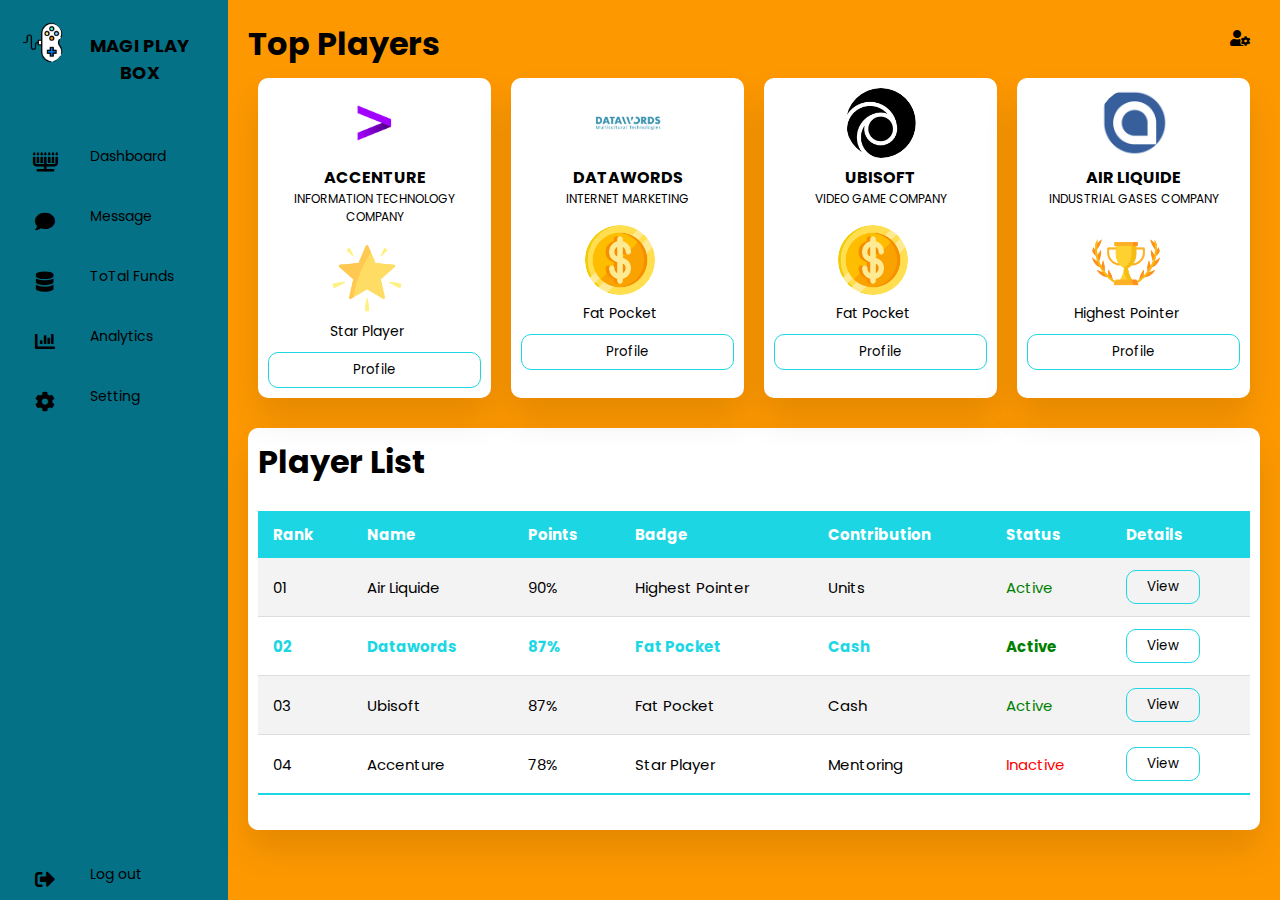
<file: leaderboards/index.html>
<!DOCTYPE html>
<html lang="en">
<head>
  <meta charset="UTF-8" />
  <title>Magi | Leaderboards</title>
  <link rel="stylesheet" href="style.css" />
  <link rel="icon" href="gamepad.png">
  <!-- Font Awesome Cdn Link -->
  <link rel="stylesheet" href="https://cdnjs.cloudflare.com/ajax/libs/font-awesome/5.15.4/css/all.min.css"/>
</head>
<body>
  <div class="container">
    <nav>
      <ul>
        <li><a href="../home.html" class="logo">
          <img src="gamepad.png">
          <span class="nav-item">Magi Play <br> Box</span>
        </a></li>
        <li><a href="#">
          <i class="fas fa-menorah"></i>
          <span class="nav-item">Dashboard</span>
        </a></li>
        <li><a href="#">
          <i class="fas fa-comment"></i>
          <span class="nav-item">Message</span>
        </a></li>
        <li><a href="#">
          <i class="fas fa-database"></i>
          <span class="nav-item">ToTal Funds</span>
        </a></li>
        <li><a href="#">
          <i class="fas fa-chart-bar"></i>
          <span class="nav-item">Analytics</span>
        </a></li>
        <li><a href="#">
          <i class="fas fa-cog"></i>
          <span class="nav-item">Setting</span>
        </a></li>

        <li><a href="../signup.html" class="logout">
          <i class="fas fa-sign-out-alt"></i>
          <span class="nav-item">Log out</span>
        </a></li>
      </ul>
    </nav>


    <section class="main">
      <div class="main-top">
        <h1>Top Players</h1>
        <i class="fas fa-user-cog"></i>
      </div>
      <div class="users">
        <div class="card">
          <img src="Accenture-Logo-768x768.jpg">
          <h4>Accenture</h4>
          <p>Information technology company</p>
          <div class="per">
            <table>
              <tr>
                <td><img src="star.png" alt=""></td>
              </tr>
              <tr>
                <td>Star Player</td>
              </tr>
            </table>
          </div>
          <button>Profile</button>
        </div>
        <div class="card">
          <img src="datawords2.png">
          <h4>Datawords</h4>
          <p>Internet marketing </p>
          <div class="per">
            <table>
              <tr>
                <td><img src="dollar.png" alt=""></td>
              </tr>
              <tr>
                <td>Fat Pocket</td>
              </tr>
            </table>
          </div>
          <button>Profile</button>
        </div>
        <div class="card">
          <img src="00.png">
          <h4>Ubisoft</h4>
          <p>Video game company</p>
          <div class="per">
            <table>
              <tr>
                <td><img src="dollar.png" alt=""></td>
              </tr>
              <tr>
                <td>Fat Pocket</td>
              </tr>
            </table>
          </div>
          <button>Profile</button>
        </div>
        <div class="card">
          <img src="AL.png">
          <h4>Air Liquide</h4>
          <p>Industrial gases company</p>
          <div class="per">
            <table>
              <tr>
                <td><img src="winner.png" alt=""></td>
              </tr>
              <tr>
                <td>Highest Pointer</td>
              </tr>
            </table>
          </div>
          <button>Profile</button>
        </div>
      </div>

      <section class="attendance">
        <div class="attendance-list">
          <h1>Player List</h1>
          <table class="table">
            <thead>
              <tr>
                <th>Rank</th>
                <th>Name</th>
                <th>Points</th>
                <th>Badge</th>
                <th>Contribution</th>
                <th>Status</th>
                <th>Details</th>
              </tr>
            </thead>
            <tbody>
              <tr>
                <td>01</td>
                <td>Air Liquide</td>
                <td>90%</td>
                <td>Highest Pointer</td>
                <td>Units</td>
                <td><span class="active">Active</span></td>
                <td><button>View</button></td>
              </tr>
              <tr class="active">
                <td>02</td>
                <td>Datawords</td>
                <td>87%</td>
                <td>Fat Pocket</td>
                <td>Cash</td>
                <td><span class="active">Active</span></td>
                <td><button>View</button></td>
              </tr>
              <tr>
                <td>03</td>
                <td>Ubisoft</td>
                <td>87%</td>
                <td>Fat Pocket</td>
                <td>Cash</td>
                <td><span class="active">Active</span></td>
                <td><button>View</button></td>
              </tr>
              <tr>
                <td>04</td>
                <td>Accenture</td>
                <td>78%</td>
                <td>Star Player</td>
                <td>Mentoring</td>
                <td><span class="inactive">Inactive</span></td>
                <td><button>View</button></td>
              </tr>
              
              
              <!-- <tr >
                <td>05</td>
                <td>Salina</td>
                <td>Coding</td>
                <td>03-24-22</td>
                <td>9:00AM</td>
                <td>4:00PM</td>
                <td><button>View</button></td>
              </tr>
              <tr >
                <td>06</td>
                <td>Tara Smith</td>
                <td>Testing</td>
                <td>03-24-22</td>
                <td>9:00AM</td>
                <td>4:00PM</td>
                <td><button>View</button></td>
              </tr> -->
            </tbody>
          </table>
        </div>
      </section>
    </section>
  </div>

</body>
</html>
</file>
<file: leaderboards/style.css>
/*  import google fonts */
@import url("https://fonts.googleapis.com/css2?family=Poppins:wght@400;500;600;700&display=swap");
*{
  margin: 0;
  padding: 0;
  outline: none;
  border: none;
  text-decoration: none;
  box-sizing: border-box;
  font-family: "Poppins", sans-serif;
}

span.active{
  color: green;
}

span.inactive{
  color: red;
}
body{
  background:#FD9800;
}
nav{
  position: sticky;
  top: 0;
  bottom: 0;
  height: 100vh;
  left: 0;
  width: 90px;
  /* width: 280px; */
  background: #057187;
  overflow: hidden;
  transition: 1s;
}
nav:hover{
  width: 280px;
  transition: 1s;
}
.logo{
  text-align: center;
  display: flex;
  margin: 10px 0 0 10px;
  padding-bottom: 3rem;
}

.logo img{
  width: 45px;
  height: 45px;
  border-radius: 50%;
}
.logo span{
  font-weight: bold;
  padding-left: 15px;
  font-size: 18px;
  text-transform: uppercase;
}
a{
  position: relative;
  width: 280px;
  font-size: 14px;
  color: #000;
  display: table;
  padding: 10px;
}
nav .fas{
  position: relative;
  width: 70px;
  height: 40px;
  top: 20px;
  font-size: 20px;
  text-align: center;
}
.nav-item{
  position: relative;
  top: 12px;
  margin-left: 10px;
}
a:hover{
  background: #eee;
}
a:hover i{
  color: #1CD7E3;
  transition: 0.5s;
}
.logout{
  position: absolute;
  bottom: 0;
}

.container{
  display: flex;
}

/* MAin Section */
.main{
  position: relative;
  padding: 20px;
  width: 100%;
}
.main-top{
  display: flex;
  width: 100%;
}
.main-top i{
  position: absolute;
  right: 0;
  margin: 10px 30px;
  color: #000;
  cursor: pointer;
}
.main .users{
  display: flex;
  width: 100%;
}
.users .card{
  width: 25%;
  margin: 10px;
  background: #fff;
  text-align: center;
  border-radius: 10px;
  padding: 10px;
  box-shadow: 0 20px 35px rgba(0, 0, 0, 0.1);
}
.users .card img{
  width: 70px;
  height: 70px;
  border-radius: 50%;
}
.users .card h4{
  text-transform: uppercase;
}
.users .card p{
  font-size: 12px;
  margin-bottom: 15px;
  text-transform: uppercase;
}
.users table{
  margin:  auto;
}
.per{
  justify-content: center;
}
.users .per span{
  padding: 5px;
  border-radius: 10px;
  background: rgb(223, 223, 223);
}
.users td{
  font-size: 14px;
  padding-right: 15px;
}
.users .card button{
  width: 100%;
  margin-top: 8px;
  padding: 7px;
  cursor: pointer;
  border-radius: 10px;
  background: transparent;
  border: 1px solid #1CD7E3;
}
.users .card button:hover{
  background: #1CD7E3;
  color: #fff;
  transition: 0.5s;
}

/*Attendance List serction  */
.attendance{
  margin-top: 20px;
  text-transform: capitalize;
}
.attendance-list{
  width: 100%;
  padding: 10px;
  margin-top: 10px;
  background: #fff;
  border-radius: 10px;
  box-shadow: 0 20px 35px rgba(0, 0, 0, 0.1);
}
.table{
  border-collapse: collapse;
  margin: 25px 0;
  font-size: 15px;
  min-width: 100%;
  overflow: hidden;
  border-radius: 5px 5px 0 0;
  overflow-y: scroll;
}
table thead tr{
  color: #fff;
  background: #1CD7E3;
  text-align: left;
  font-weight: bold;
}
.table th,
.table td{
  padding: 12px 15px;
}
.table tbody tr{
  border-bottom: 1px solid #ddd;
}
.table tbody tr:nth-of-type(odd){
  background: #f3f3f3;
}
.table tbody tr.active{
  font-weight: bold;
  color: #1CD7E3;
}
.table tbody tr:last-of-type{
  border-bottom: 2px solid #1CD7E3;
}
.table button{
  padding: 6px 20px;
  border-radius: 10px;
  cursor: pointer;
  background: transparent;
  border: 1px solid #1CD7E3;
}
.table button:hover{
  background: #1CD7E3;
  color: #fff;
  transition: 0.5rem;
}

body::-webkit-scrollbar{
  display: none;
}
</file>
